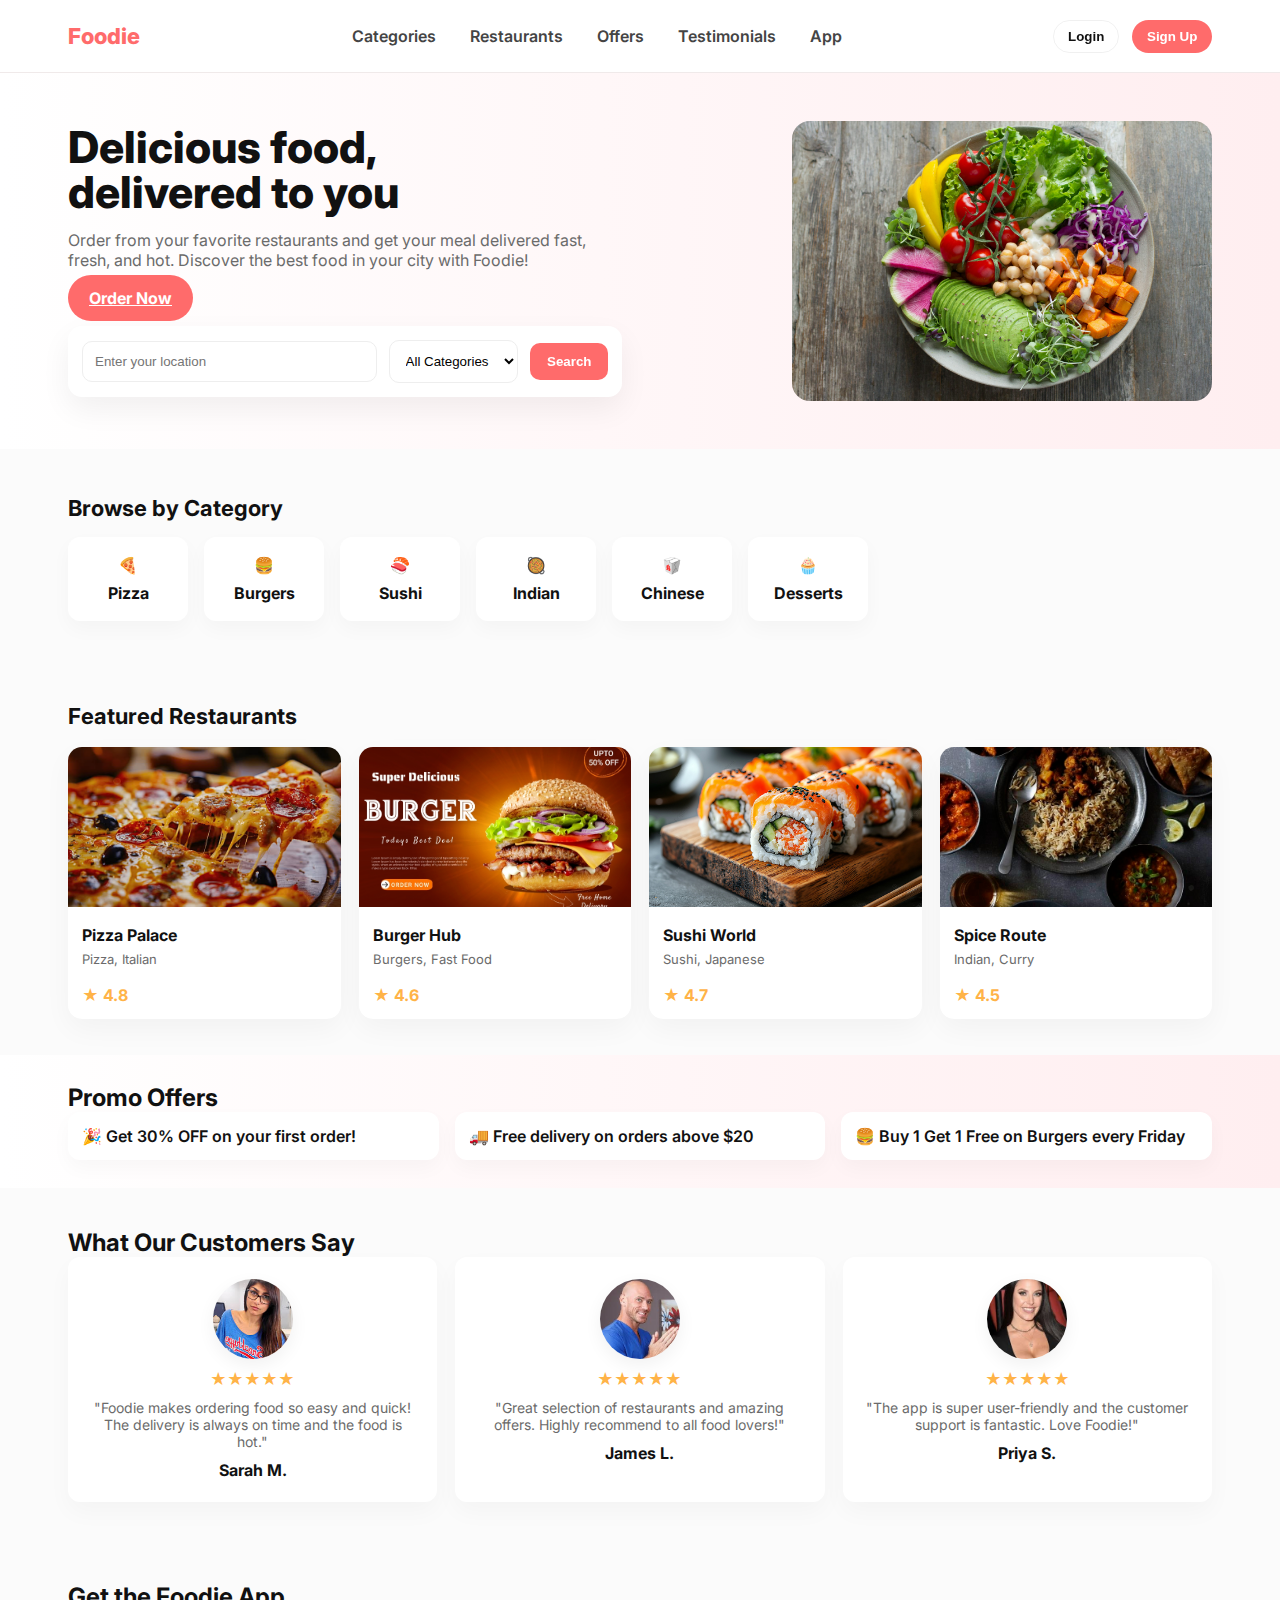
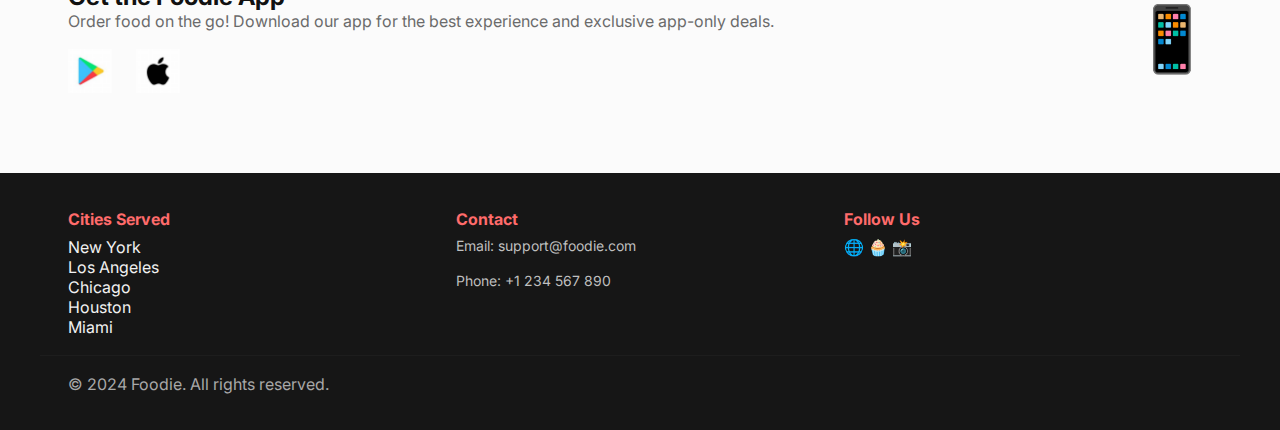
<file: index.html>
<!doctype html>
<html lang="en">
<head>
  <meta charset="utf-8" />
  <meta name="viewport" content="width=device-width, initial-scale=1" />
  <title>Foodie — Clone</title>
  <link href="https://fonts.googleapis.com/css2?family=Inter:wght@300;400;600;700;800&display=swap" rel="stylesheet">
  <link rel="stylesheet" href="style.css">
</head>
<body>
  <header class="header">
    <div class="wrap header-row">
      <div class="brand">Foodie</div>
      <nav class="nav">
        <a href="#categories">Categories</a>
        <a href="#restaurants">Restaurants</a>
        <a href="#offers">Offers</a>
        <a href="#testimonials">Testimonials</a>
        <a href="#app">App</a>
      </nav>
      <div class="auth">
        <button class="btn ghost">Login</button>
        <button class="btn accent">Sign Up</button>
      </div>
    </div>
  </header>

  <section class="hero" id="top">
    <div class="wrap hero-row">
      <div class="hero-left">
        <h1>Delicious food,<br/>delivered to you</h1>
        <p class="muted">Order from your favorite restaurants and get your meal delivered fast, fresh, and hot. Discover the best food in your city with Foodie!</p>
        <div class="actions">
          <a class="btn accent large" href="#restaurants">Order Now</a>
        </div>
        <div class="search-card">
          <input placeholder="Enter your location" aria-label="location" />
          <select aria-label="categories">
            <option>All Categories</option>
          </select>
          <button class="btn accent">Search</button>
        </div>
      </div>
      <div class="hero-right">
        <a class="hero-media" href="#restaurants">
          <img src="assets/hero.png" alt="Hero dish">
          <div class="media-overlay">
            <span class="media-cta">Explore Menu</span>
          </div>
        </a>
      </div>
    </div>
  </section>

  <main>
    <section class="categories" id="categories">
      <div class="wrap">
        <h2>Browse by Category</h2>
        <div class="cats">
          <a class="cat" href="#restaurants">🍕<span>Pizza</span></a>
          <a class="cat" href="#restaurants">🍔<span>Burgers</span></a>
          <a class="cat" href="#restaurants">🍣<span>Sushi</span></a>
          <a class="cat" href="#restaurants">🥘<span>Indian</span></a>
          <a class="cat" href="#restaurants">🥡<span>Chinese</span></a>
          <a class="cat" href="#restaurants">🧁<span>Desserts</span></a>
        </div>
      </div>
    </section>

    <section class="featured" id="restaurants">
      <div class="wrap">
        <h2>Featured Restaurants</h2>
        <div class="cards">

          <article class="card">
            <a href="#">
              <div class="card-media">
                <img src="assets/pizza.png" alt="Pizza Palace">
                <div class="card-overlay">
                  <button class="card-btn">View</button>
                </div>
              </div>
              <div class="card-body">
                <h3>Pizza Palace</h3>
                <p class="muted tiny">Pizza, Italian</p>
                <div class="rating">★ 4.8</div>
              </div>
            </a>
          </article>

          <article class="card">
            <a href="#">
              <div class="card-media">
                <img src="assets/burger.png" alt="Burger Hub">
                <div class="card-overlay">
                  <button class="card-btn">View</button>
                </div>
              </div>
              <div class="card-body">
                <h3>Burger Hub</h3>
                <p class="muted tiny">Burgers, Fast Food</p>
                <div class="rating">★ 4.6</div>
              </div>
            </a>
          </article>

          <article class="card">
            <a href="#">
              <div class="card-media">
                <img src="assets/sushi.png" alt="Sushi World">
                <div class="card-overlay">
                  <button class="card-btn">View</button>
                </div>
              </div>
              <div class="card-body">
                <h3>Sushi World</h3>
                <p class="muted tiny">Sushi, Japanese</p>
                <div class="rating">★ 4.7</div>
              </div>
            </a>
          </article>

          <article class="card">
            <a href="#">
              <div class="card-media">
                <img src="assets/spice.png" alt="Spice Route">
                <div class="card-overlay">
                  <button class="card-btn">View</button>
                </div>
              </div>
              <div class="card-body">
                <h3>Spice Route</h3>
                <p class="muted tiny">Indian, Curry</p>
                <div class="rating">★ 4.5</div>
              </div>
            </a>
          </article>

        </div>
      </div>
    </section>

    <section class="promo" id="offers">
      <div class="wrap">
        <h2>Promo Offers</h2>
        <div class="promo-row">
          <a class="pill" href="#offers">🎉 Get 30% OFF on your first order!</a>
          <a class="pill" href="#offers">🚚 Free delivery on orders above $20</a>
          <a class="pill" href="#offers">🍔 Buy 1 Get 1 Free on Burgers every Friday</a>
        </div>
      </div>
    </section>

    <section class="testimonials" id="testimonials">
      <div class="wrap">
        <h2>What Our Customers Say</h2>
        <div class="test-row">

          <div class="test" aria-label="testimonial 1">
            <img src="assets/user1.png" alt="User 1" style="width:80px;height:80px;border-radius:50%;object-fit:cover;display:block;margin:0 auto 10px">
            <div class="stars">★★★★★</div>
            <p class="quote">"Foodie makes ordering food so easy and quick! The delivery is always on time and the food is hot."</p>
            <strong>Sarah M.</strong>
          </div>

          <div class="test" aria-label="testimonial 2">
            <img src="assets/user2.png" alt="User 2" style="width:80px;height:80px;border-radius:50%;object-fit:cover;display:block;margin:0 auto 10px">
            <div class="stars">★★★★★</div>
            <p class="quote">"Great selection of restaurants and amazing offers. Highly recommend to all food lovers!"</p>
            <strong>James L.</strong>
          </div>

          <div class="test" aria-label="testimonial 3">
            <img src="assets/user3.png" alt="User 3" style="width:80px;height:80px;border-radius:50%;object-fit:cover;display:block;margin:0 auto 10px">
            <div class="stars">★★★★★</div>
            <p class="quote">"The app is super user-friendly and the customer support is fantastic. Love Foodie!"</p>
            <strong>Priya S.</strong>
          </div>

        </div>
      </div>
    </section>

    <section class="get-app" id="app">
      <div class="wrap app-row">
        <div>
          <h2>Get the Foodie App</h2>
          <p class="muted">Order food on the go! Download our app for the best experience and exclusive app-only deals.</p>
          <div class="stores" style="margin-top:12px">
            <img src="assets/playstore.png" alt="Google Play" style="height:44px;margin-right:12px">
            <img src="assets/appstore.png" alt="App Store" style="height:44px">
          </div>
        </div>
        <div class="app-illu">📱</div>
      </div>
    </section>
  </main>

  <footer class="footer">
    <div class="wrap footer-grid">
      <div>
        <h4>Cities Served</h4>
        <ul>
          <li>New York</li>
          <li>Los Angeles</li>
          <li>Chicago</li>
          <li>Houston</li>
          <li>Miami</li>
        </ul>
      </div>
      <div>
        <h4>Contact</h4>
        <p class="muted">Email: support@foodie.com</p>
        <p class="muted">Phone: +1 234 567 890</p>
      </div>
      <div>
        <h4>Follow Us</h4>
        <div class="social">🌐 🧁 📸</div>
      </div>
    </div>
    <div class="wrap copy">© 2024 Foodie. All rights reserved.</div>
  </footer>
</body>
</html>
</file>
<file: style.css>
:root{
  --wrap:1200px;
  --accent:#ff6b6b;
  --muted:#6b6b6b;
  --bg:#fbfbfb;
  --card:#ffffff;
}

/* Reset */
*{box-sizing:border-box;margin:0;padding:0}

/* Smooth scrolling */
html{
  scroll-behavior:smooth;
}

html,body{
  height:100%;
  font-family:Inter,system-ui,-apple-system,Segoe UI,Roboto,"Helvetica Neue",Arial;
  color:#111;
  background:var(--bg);
}

/* Layout container */
.wrap{
  max-width:var(--wrap);
  margin:0 auto;
  padding:0 28px;
}

/* HEADER */
.header{
  background:#fff;
  border-bottom:1px solid #f0eaea;
  position:sticky;
  top:0;
  z-index:60;
}

.header-row{
  display:flex;
  align-items:center;
  justify-content:space-between;
  height:72px;
}

.brand{
  color:var(--accent);
  font-weight:800;
  font-size:22px;
}

/* NAV */
.nav{
  display:flex;
  gap:22px;
  color:#333;
}

.nav a{
  cursor:pointer;
  font-weight:600;
  color:#444;
  text-decoration:none;
  padding:8px 6px;
  border-radius:8px;
  transition:background .18s,color .18s;
}

.nav a:hover{
  color:var(--accent);
  background:rgba(255,107,107,0.06);
}

/* AUTH BUTTONS */
.auth{
  display:flex;
  gap:12px;
}

.btn{
  border-radius:999px;
  padding:8px 14px;
  font-weight:700;
  border:1px solid transparent;
  cursor:pointer;
  background:transparent;
  transition:transform .22s ease, color .18s ease, background .18s ease, box-shadow .18s;
  will-change:transform;
}

/* Sign Up (accent) */
.btn.accent{
  background:var(--accent);
  color:#fff;
}

.btn.accent:hover{
  transform:translateY(-6px);
  box-shadow:0 12px 30px rgba(255,107,107,0.18);
}

/* Login (ghost) */
.btn.ghost{
  color:#111;
  background:transparent;
  border:1px solid rgba(0,0,0,0.06);
}

.btn.ghost:hover{
  transform:translateY(-6px);
  color:var(--accent);
  border-color:rgba(255,107,107,0.18);
  background:rgba(255,107,107,0.06);
  box-shadow:0 12px 30px rgba(17,17,17,0.08);
}

.btn.large{
  padding:12px 20px;
}

.btn:active{
  transform:translateY(-2px);
  transition:transform .08s;
}

/* HERO */
.hero{
  padding:48px 0;
  background:linear-gradient(90deg,#fff,#ffeef0);
  overflow:hidden;
}

.hero-row{
  display:flex;
  gap:36px;
  align-items:center;
}

.hero-left{
  flex:1;
  max-width:680px;
}

.hero-left h1{
  font-size:44px;
  line-height:1.02;
  margin-bottom:16px;
  font-weight:800;
}

.muted{
  color:var(--muted);
  margin-bottom:18px;
}

.hero-right{
  flex:1;
  display:flex;
  justify-content:flex-end;
}

.hero-media{
  position:relative;
  display:inline-block;
  border-radius:18px;
  overflow:hidden;
  cursor:pointer;
  display:block;
}

.hero-media img{
  width:420px;
  max-width:100%;
  display:block;
  transition:transform .5s ease;
}

.media-overlay{
  position:absolute;
  inset:0;
  background:linear-gradient(180deg,rgba(0,0,0,0),rgba(0,0,0,0.18));
  display:flex;
  align-items:flex-end;
  justify-content:center;
  opacity:0;
  transition:opacity .28s;
}

.media-cta{
  background:var(--accent);
  color:#fff;
  padding:8px 14px;
  border-radius:999px;
  margin:20px;
  font-weight:700;
  transform:translateY(10px);
  transition:transform .28s;
}

.hero-media:hover img{
  transform:scale(1.06);
}

.hero-media:hover .media-overlay{
  opacity:1;
}

.hero-media:hover .media-cta{
  transform:translateY(0);
}

/* SEARCH */
.search-card{
  margin-top:18px;
  background:#fff;
  padding:14px;
  border-radius:14px;
  display:flex;
  gap:12px;
  align-items:center;
  box-shadow:0 12px 30px rgba(17,17,17,0.06);
}

.search-card input{
  flex:1;
  padding:12px;
  border-radius:10px;
  border:1px solid #eee;
}

.search-card select{
  padding:12px;
  border-radius:10px;
  border:1px solid #eee;
  background:transparent;
}

.search-card button{
  border-radius:10px;
  padding:10px 16px;
}

/* CATEGORIES */
.categories{
  padding:46px 0;
}

.categories h2{
  font-size:22px;
  margin-bottom:16px;
  font-weight:700;
}

.cats{
  display:flex;
  gap:16px;
  flex-wrap:wrap;
}

.cat{
  background:var(--card);
  padding:18px;
  border-radius:12px;
  min-width:120px;
  text-align:center;
  box-shadow:0 8px 20px rgba(17,17,17,0.03);
  display:flex;
  flex-direction:column;
  align-items:center;
  gap:8px;
  font-weight:700;
  text-decoration:none;
  color:#111;
  transition:transform .22s, box-shadow .22s;
}

.cat:hover{
  transform:translateY(-8px);
  box-shadow:0 20px 40px rgba(17,17,17,0.08);
}

.cat-emoji{
  font-size:28px;
}

/* FEATURED / CARDS */
/* Removed lift on hover (transform:none) per request */
.featured{
  padding:36px 0;
}

.featured h2{
  font-size:22px;
  margin-bottom:18px;
  font-weight:700;
}

.cards{
  display:grid;
  grid-template-columns:repeat(4,1fr);
  gap:18px;
}

.card{
  background:var(--card);
  border-radius:14px;
  overflow:hidden;
  box-shadow:0 10px 28px rgba(17,17,17,0.04);
  display:flex;
  flex-direction:column;
  transition:box-shadow .28s;
}

.card a{
  color:inherit;
  text-decoration:none;
  display:block;
}

/* card hover: no translate, keep overlay and shadow change */
.card:hover{
  transform:none;
  box-shadow:0 30px 60px rgba(17,17,17,0.08);
}

.card-media{
  position:relative;
  overflow:hidden;
}

.card-media img{
  width:100%;
  height:160px;
  object-fit:cover;
  transition:transform .5s ease;
}

.card-overlay{
  position:absolute;
  inset:0;
  background:linear-gradient(180deg,rgba(0,0,0,0),rgba(0,0,0,0.28));
  display:flex;
  align-items:center;
  justify-content:center;
  opacity:0;
  transition:opacity .28s;
}

.card-btn{
  background:rgba(255,255,255,0.95);
  border-radius:999px;
  padding:8px 12px;
  font-weight:700;
  border:0;
  cursor:pointer;
}

/* subtle image zoom on hover still allowed */
.card:hover .card-media img{
  transform:scale(1.08);
}

.card:hover .card-overlay{
  opacity:1;
}

.card-body{
  padding:14px;
}

.card-body h3{
  margin-bottom:6px;
  font-size:16px;
}

.tiny{
  font-size:13px;
  color:var(--muted);
}

.rating{
  margin-top:8px;
  color:#ffb347;
  font-weight:700;
}

/* PROMO - removed lift on hover */
.promo{
  background:linear-gradient(90deg,#fff,#ffeef0);
  padding:28px 0;
}

.promo-row{
  display:flex;
  gap:16px;
  flex-wrap:wrap;
}

.pill{
  background:#fff;
  padding:14px;
  border-radius:12px;
  box-shadow:0 8px 20px rgba(17,17,17,0.03);
  flex:1;
  min-width:220px;
  font-weight:600;
  text-decoration:none;
  color:inherit;
  transition:box-shadow .18s;
}

/* no translate on hover, only shadow */
.pill:hover{
  transform:none;
  box-shadow:0 18px 40px rgba(17,17,17,0.06);
}

/* TESTIMONIALS - removed lift */
.testimonials{
  padding:40px 0;
}

.test-row{
  display:flex;
  gap:18px;
  flex-wrap:wrap;
}

.test{
  background:#fff;
  padding:22px;
  border-radius:12px;
  flex:1;
  min-width:240px;
  box-shadow:0 10px 24px rgba(17,17,17,0.03);
  text-align:center;
  text-decoration:none;
  color:inherit;
  transition:box-shadow .18s;
}

/* disable translate lift */
.test:hover{
  transform:none;
  box-shadow:0 18px 36px rgba(17,17,17,0.04);
}

/* testimonial avatar image */
.test img{
  width:80px;
  height:80px;
  border-radius:50%;
  object-fit:cover;
  display:block;
  margin:0 auto 10px;
  box-shadow:0 6px 18px rgba(17,17,17,0.06);
}

.avatar{
  width:56px;
  height:56px;
  border-radius:50%;
  background:#ffecec;
  display:flex;
  align-items:center;
  justify-content:center;
  margin:0 auto 10px;
  font-size:24px;
}

.stars{
  color:#ffb347;
  margin-bottom:10px;
}

.quote{
  font-size:14px;
  color:var(--muted);
  margin-bottom:10px;
}

/* APP SECTION */
.get-app{
  padding:40px 0;
}

.app-row{
  display:flex;
  align-items:center;
  justify-content:space-between;
  gap:20px;
}

.stores{
  display:flex;
  gap:12px;
  margin-top:12px;
  align-items:center;
}

/* store badges sizing */
.stores img{
  height:44px;
  display:inline-block;
}

/* make store images clickable look */
.store{
  background:#fff;
  padding:10px 14px;
  border-radius:10px;
  box-shadow:0 8px 20px rgba(17,17,17,0.03);
}

.app-illu{
  font-size:64px;
  color:var(--accent);
}

/* FOOTER */
.footer{
  background:#161616;
  color:#f1f1f1;
  padding:36px 0;
  margin-top:40px;
}

.footer-grid{
  display:grid;
  grid-template-columns:repeat(3,1fr);
  gap:20px;
}

.footer h4{
  color:var(--accent);
  margin-bottom:8px;
}

.footer ul{
  list-style:none;
}

.footer .muted{
  color:#bfbfbf;
  font-size:14px;
}

.copy{
  color:#a8a8a8;
  margin-top:18px;
  padding-top:18px;
  border-top:1px solid rgba(255,255,255,0.03);
}

/* RESPONSIVE */
@media(max-width:1000px){
  .cards{grid-template-columns:repeat(2,1fr)}
  .hero-row{flex-direction:column-reverse}
  .hero-right{justify-content:center;margin-bottom:18px}
  .nav{display:none}
  .hero-left h1{font-size:34px}
  .wrap{padding:0 18px}
}

@media(max-width:600px){
  .cards{grid-template-columns:1fr}
  .test-row{flex-direction:column}
  .cats{justify-content:flex-start}
  .footer-grid{grid-template-columns:1fr}
}
</file>
